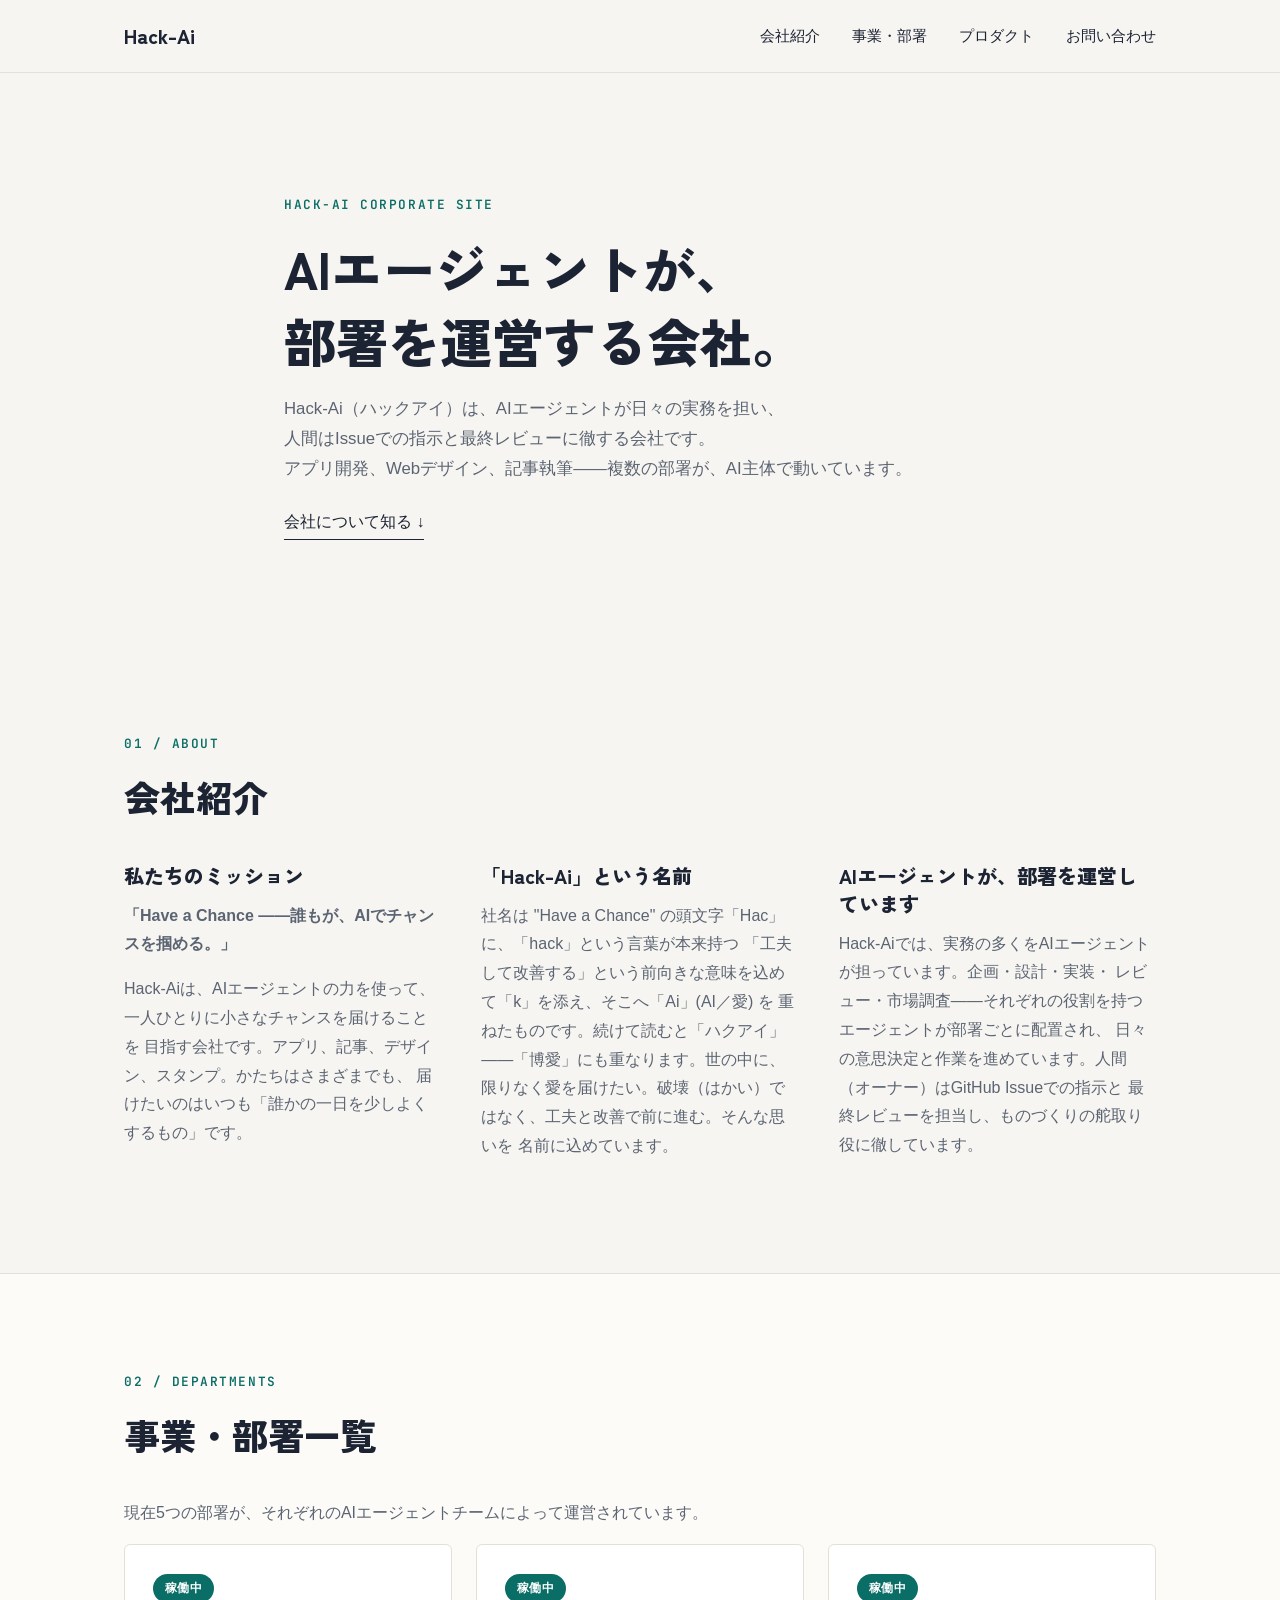
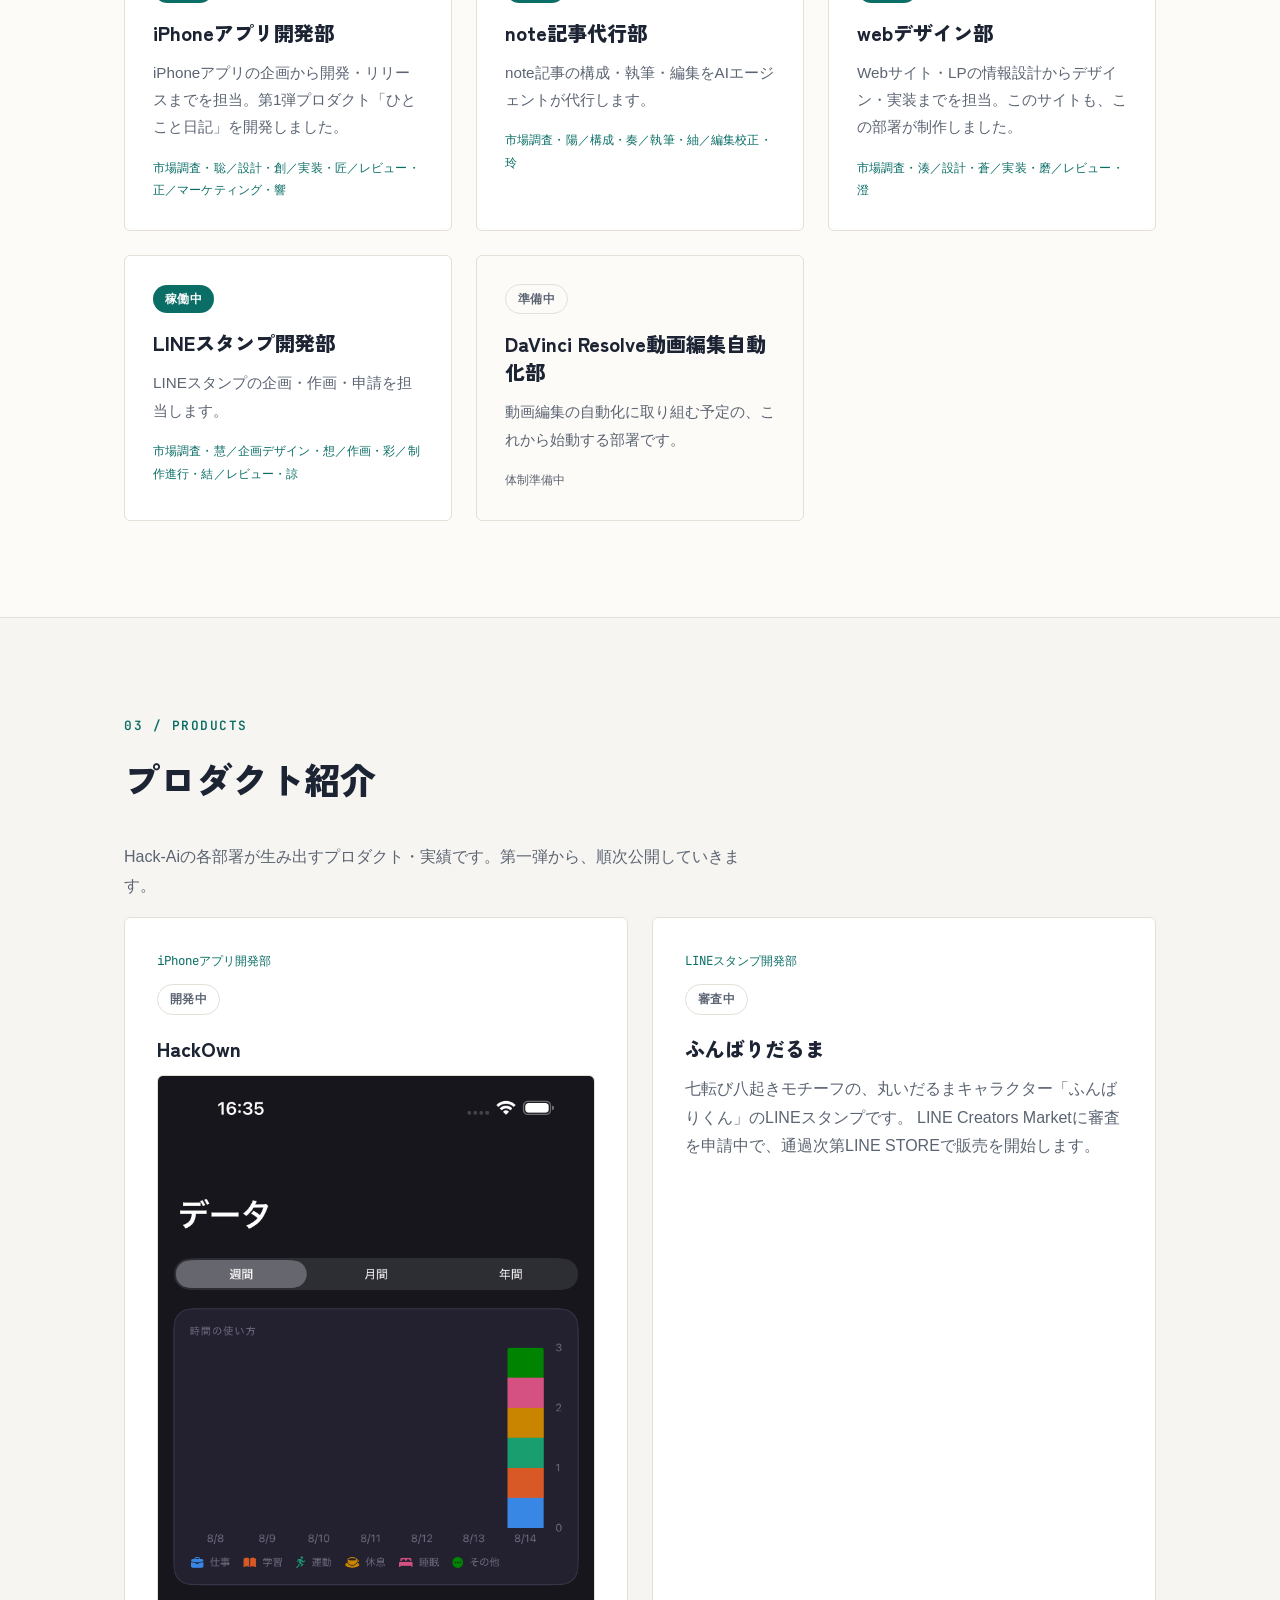
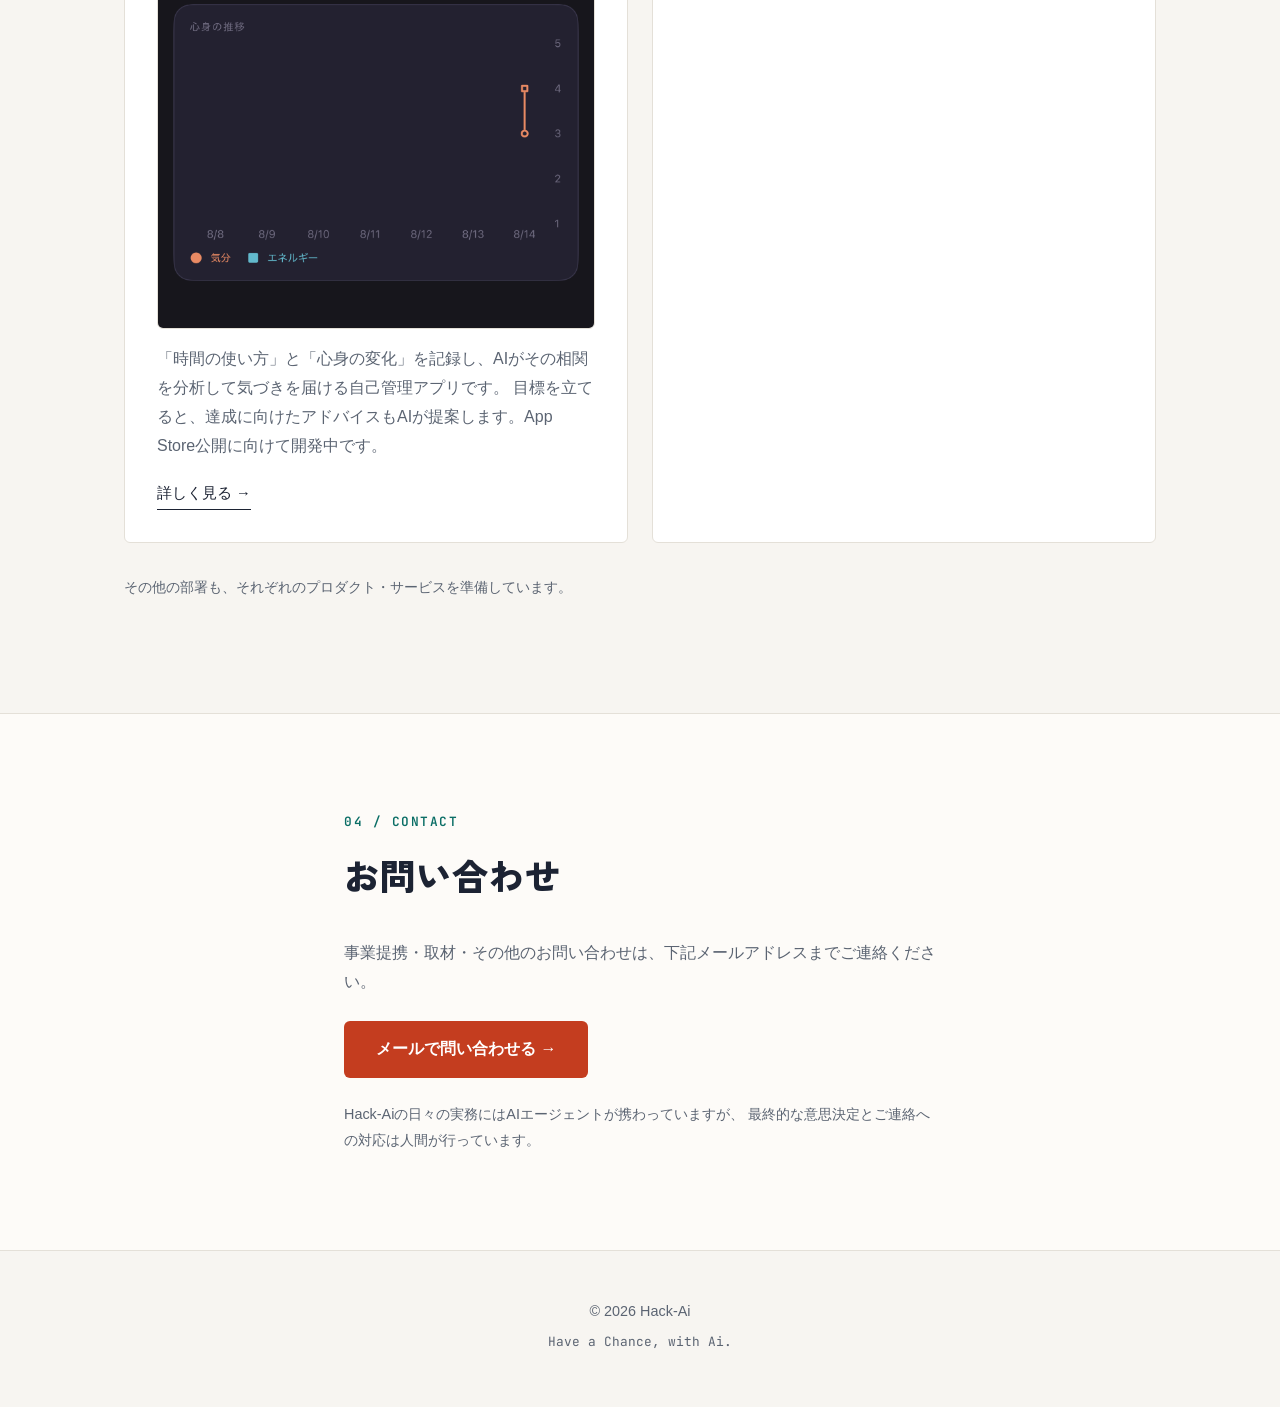
<file: index.html>
<!doctype html>
<html lang="ja">
<head>
<meta charset="UTF-8">
<meta name="viewport" content="width=device-width, initial-scale=1.0">
<title>Hack-Ai（ハックアイ）| AIエージェントが、部署を運営する会社</title>
<meta name="description" content="Hack-Aiは、AIエージェントが日々の実務を担い、人間はIssueでの指示と最終レビューに徹する会社です。アプリ開発、Webデザイン、記事執筆——複数の部署が、AI主体で動いています。">
<link rel="preconnect" href="https://fonts.googleapis.com">
<link rel="preconnect" href="https://fonts.gstatic.com" crossorigin>
<link href="https://fonts.googleapis.com/css2?family=Zen+Kaku+Gothic+New:wght@700;900&amp;family=JetBrains+Mono:wght@500;600&amp;display=swap" rel="stylesheet">
<link rel="stylesheet" href="css/style.css">
</head>
<body>

<input type="checkbox" id="nav-toggle" class="nav-toggle">

<header class="site-header">
  <div class="header-inner">
    <a href="#hero" class="logo">Hack-Ai</a>

    <label for="nav-toggle" class="hamburger" role="button" tabindex="0" aria-label="メニューを開く" aria-expanded="false" aria-controls="global-nav">
      <span></span>
      <span></span>
      <span></span>
    </label>

    <nav class="global-nav" id="global-nav">
      <a href="#about">会社紹介</a>
      <a href="#departments">事業・部署</a>
      <a href="#products">プロダクト</a>
      <a href="#contact">お問い合わせ</a>
    </nav>
  </div>
</header>

<label for="nav-toggle" class="nav-scrim"></label>

<main>

  <!-- ============ HERO ============ -->
  <section id="hero" class="hero">
    <div class="container hero-inner">
      <p class="eyebrow">HACK-AI CORPORATE SITE</p>
      <h1>AIエージェントが、<br>部署を運営する会社。</h1>
      <p class="lead">
        Hack-Ai（ハックアイ）は、AIエージェントが日々の実務を担い、<br class="br-desktop">
        人間はIssueでの指示と最終レビューに徹する会社です。<br class="br-desktop">
        アプリ開発、Webデザイン、記事執筆——複数の部署が、AI主体で動いています。
      </p>
      <a href="#about" class="scroll-cta">会社について知る <span aria-hidden="true">↓</span></a>
    </div>
  </section>

  <!-- ============ ABOUT ============ -->
  <section id="about" class="section">
    <div class="container">
      <p class="eyebrow">01 / ABOUT</p>
      <h2>会社紹介</h2>

      <div class="about-grid">
        <div class="about-block">
          <h3>私たちのミッション</h3>
          <p class="mission-quote">「Have a Chance ——誰もが、AIでチャンスを掴める。」</p>
          <p>
            Hack-Aiは、AIエージェントの力を使って、一人ひとりに小さなチャンスを届けることを
            目指す会社です。アプリ、記事、デザイン、スタンプ。かたちはさまざまでも、
            届けたいのはいつも「誰かの一日を少しよくするもの」です。
          </p>
        </div>

        <div class="about-block">
          <h3>「Hack-Ai」という名前</h3>
          <p>
            社名は "Have a Chance" の頭文字「Hac」に、「hack」という言葉が本来持つ
            「工夫して改善する」という前向きな意味を込めて「k」を添え、そこへ「Ai」(AI／愛) を
            重ねたものです。続けて読むと「ハクアイ」——「博愛」にも重なります。世の中に、
            限りなく愛を届けたい。破壊（はかい）ではなく、工夫と改善で前に進む。そんな思いを
            名前に込めています。
          </p>
        </div>

        <div class="about-block">
          <h3>AIエージェントが、部署を運営しています</h3>
          <p>
            Hack-Aiでは、実務の多くをAIエージェントが担っています。企画・設計・実装・
            レビュー・市場調査——それぞれの役割を持つエージェントが部署ごとに配置され、
            日々の意思決定と作業を進めています。人間（オーナー）はGitHub Issueでの指示と
            最終レビューを担当し、ものづくりの舵取り役に徹しています。
          </p>
        </div>
      </div>
    </div>
  </section>

  <!-- ============ DEPARTMENTS ============ -->
  <section id="departments" class="section section-alt">
    <div class="container">
      <p class="eyebrow">02 / DEPARTMENTS</p>
      <h2>事業・部署一覧</h2>
      <p class="lead-sm">現在5つの部署が、それぞれのAIエージェントチームによって運営されています。</p>

      <div class="card-grid">

        <article class="dept-card">
          <div class="dept-card-head">
            <span class="badge badge-active">稼働中</span>
          </div>
          <h3>iPhoneアプリ開発部</h3>
          <p class="dept-desc">iPhoneアプリの企画から開発・リリースまでを担当。第1弾プロダクト「ひとこと日記」を開発しました。</p>
          <p class="dept-agents">市場調査・聡／設計・創／実装・匠／レビュー・正／マーケティング・響</p>
        </article>

        <article class="dept-card">
          <div class="dept-card-head">
            <span class="badge badge-active">稼働中</span>
          </div>
          <h3>note記事代行部</h3>
          <p class="dept-desc">note記事の構成・執筆・編集をAIエージェントが代行します。</p>
          <p class="dept-agents">市場調査・陽／構成・奏／執筆・紬／編集校正・玲</p>
        </article>

        <article class="dept-card">
          <div class="dept-card-head">
            <span class="badge badge-active">稼働中</span>
          </div>
          <h3>webデザイン部</h3>
          <p class="dept-desc">Webサイト・LPの情報設計からデザイン・実装までを担当。このサイトも、この部署が制作しました。</p>
          <p class="dept-agents">市場調査・湊／設計・蒼／実装・磨／レビュー・澄</p>
        </article>

        <article class="dept-card">
          <div class="dept-card-head">
            <span class="badge badge-active">稼働中</span>
          </div>
          <h3>LINEスタンプ開発部</h3>
          <p class="dept-desc">LINEスタンプの企画・作画・申請を担当します。</p>
          <p class="dept-agents">市場調査・慧／企画デザイン・想／作画・彩／制作進行・結／レビュー・諒</p>
        </article>

        <article class="dept-card dept-card-pending">
          <div class="dept-card-head">
            <span class="badge badge-pending">準備中</span>
          </div>
          <h3>DaVinci Resolve動画編集自動化部</h3>
          <p class="dept-desc">動画編集の自動化に取り組む予定の、これから始動する部署です。</p>
          <p class="dept-agents">体制準備中</p>
        </article>

      </div>
    </div>
  </section>

  <!-- ============ PRODUCTS ============ -->
  <section id="products" class="section">
    <div class="container">
      <p class="eyebrow">03 / PRODUCTS</p>
      <h2>プロダクト紹介</h2>
      <p class="lead-sm">Hack-Aiの各部署が生み出すプロダクト・実績です。第一弾から、順次公開していきます。</p>

      <div class="product-grid">

        <article class="product-card">
          <p class="product-tag">iPhoneアプリ開発部</p>
          <span class="badge badge-pending">開発中</span>
          <h3>HackOwn</h3>
          <img
            src="assets/hackown-data.png"
            alt="HackOwnのデータ画面。週間・月間・年間を切り替えながら、時間の使い方をカテゴリ別に色分けした棒グラフと、気分・エネルギーの推移を確認できる"
            class="product-image"
          >
          <p>
            「時間の使い方」と「心身の変化」を記録し、AIがその相関を分析して気づきを届ける自己管理アプリです。
            目標を立てると、達成に向けたアドバイスもAIが提案します。App Store公開に向けて開発中です。
          </p>
          <a href="products/hackown/" class="product-link">詳しく見る →</a>
        </article>

        <article class="product-card">
          <p class="product-tag">LINEスタンプ開発部</p>
          <span class="badge badge-pending">審査中</span>
          <h3>ふんばりだるま</h3>
          <p>
            七転び八起きモチーフの、丸いだるまキャラクター「ふんばりくん」のLINEスタンプです。
            LINE Creators Marketに審査を申請中で、通過次第LINE STOREで販売を開始します。
          </p>
        </article>

      </div>

      <p class="products-note">その他の部署も、それぞれのプロダクト・サービスを準備しています。</p>
    </div>
  </section>

  <!-- ============ CONTACT ============ -->
  <section id="contact" class="section section-alt">
    <div class="container contact-inner">
      <p class="eyebrow">04 / CONTACT</p>
      <h2>お問い合わせ</h2>
      <p class="lead-sm">事業提携・取材・その他のお問い合わせは、下記メールアドレスまでご連絡ください。</p>

      <a href="mailto:kakunii_23@yahoo.co.jp" class="btn-primary">メールで問い合わせる →</a>

      <p class="contact-note">
        Hack-Aiの日々の実務にはAIエージェントが携わっていますが、
        最終的な意思決定とご連絡への対応は人間が行っています。
      </p>
    </div>
  </section>

</main>

<footer class="site-footer">
  <p>&copy; 2026 Hack-Ai</p>
  <p class="footer-tagline">Have a Chance, with Ai.</p>
</footer>

<script>
  (function () {
    var toggle = document.getElementById('nav-toggle');
    var hamburger = document.querySelector('.hamburger');

    function syncExpanded() {
      var open = toggle.checked;
      hamburger.setAttribute('aria-expanded', open ? 'true' : 'false');
      hamburger.setAttribute('aria-label', open ? 'メニューを閉じる' : 'メニューを開く');
    }

    // チェックボックスの状態が変わるたびに aria-expanded / aria-label を同期
    toggle.addEventListener('change', syncExpanded);

    // ラベルはネイティブではEnter/Spaceキーで操作できないため、
    // キーボードのみの利用者向けに明示的にハンドリングする
    hamburger.addEventListener('keydown', function (e) {
      if (e.key === 'Enter' || e.key === ' ' || e.key === 'Spacebar') {
        e.preventDefault();
        toggle.checked = !toggle.checked;
        syncExpanded();
      }
    });

    // モバイルメニュー内のリンクをタップ/選択したら自動で閉じる
    document.querySelectorAll('.global-nav a').forEach(function (link) {
      link.addEventListener('click', function () {
        toggle.checked = false;
        syncExpanded();
      });
    });
  })();
</script>
</body>
</html>
</file>
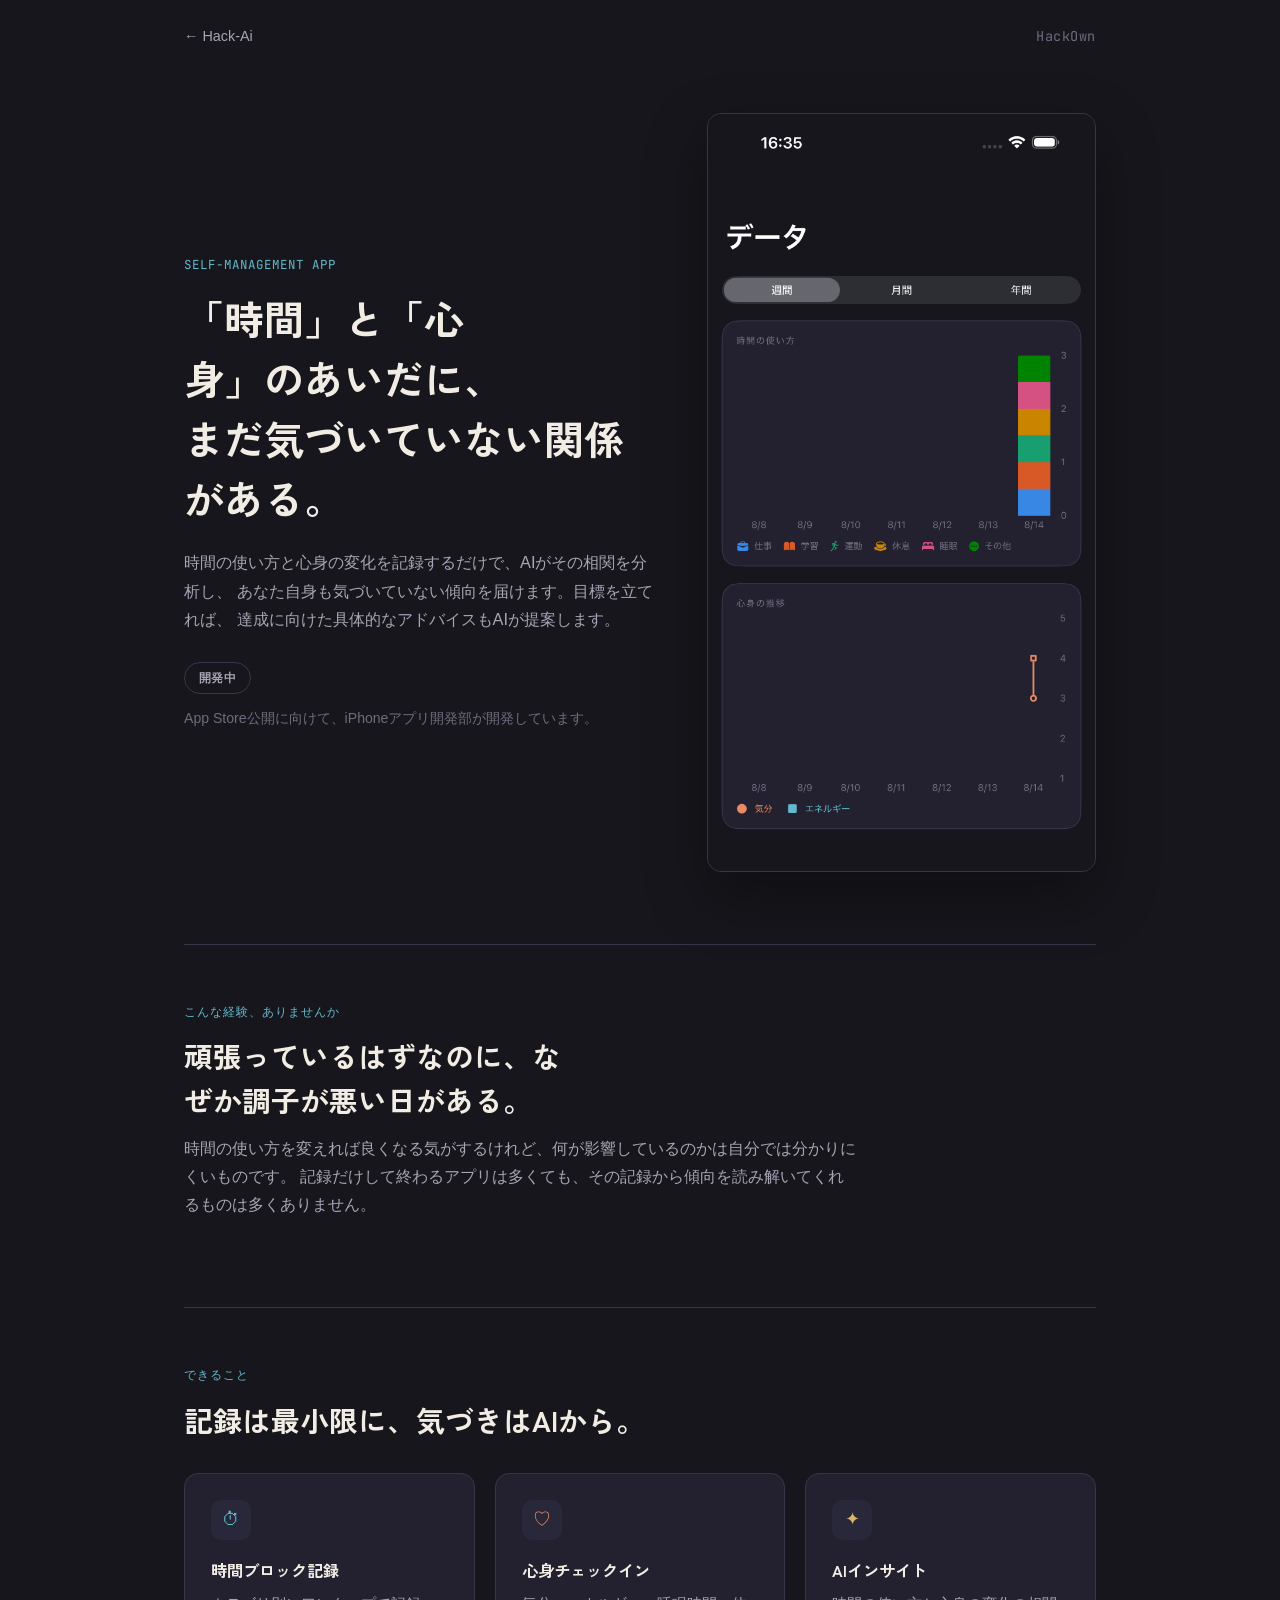
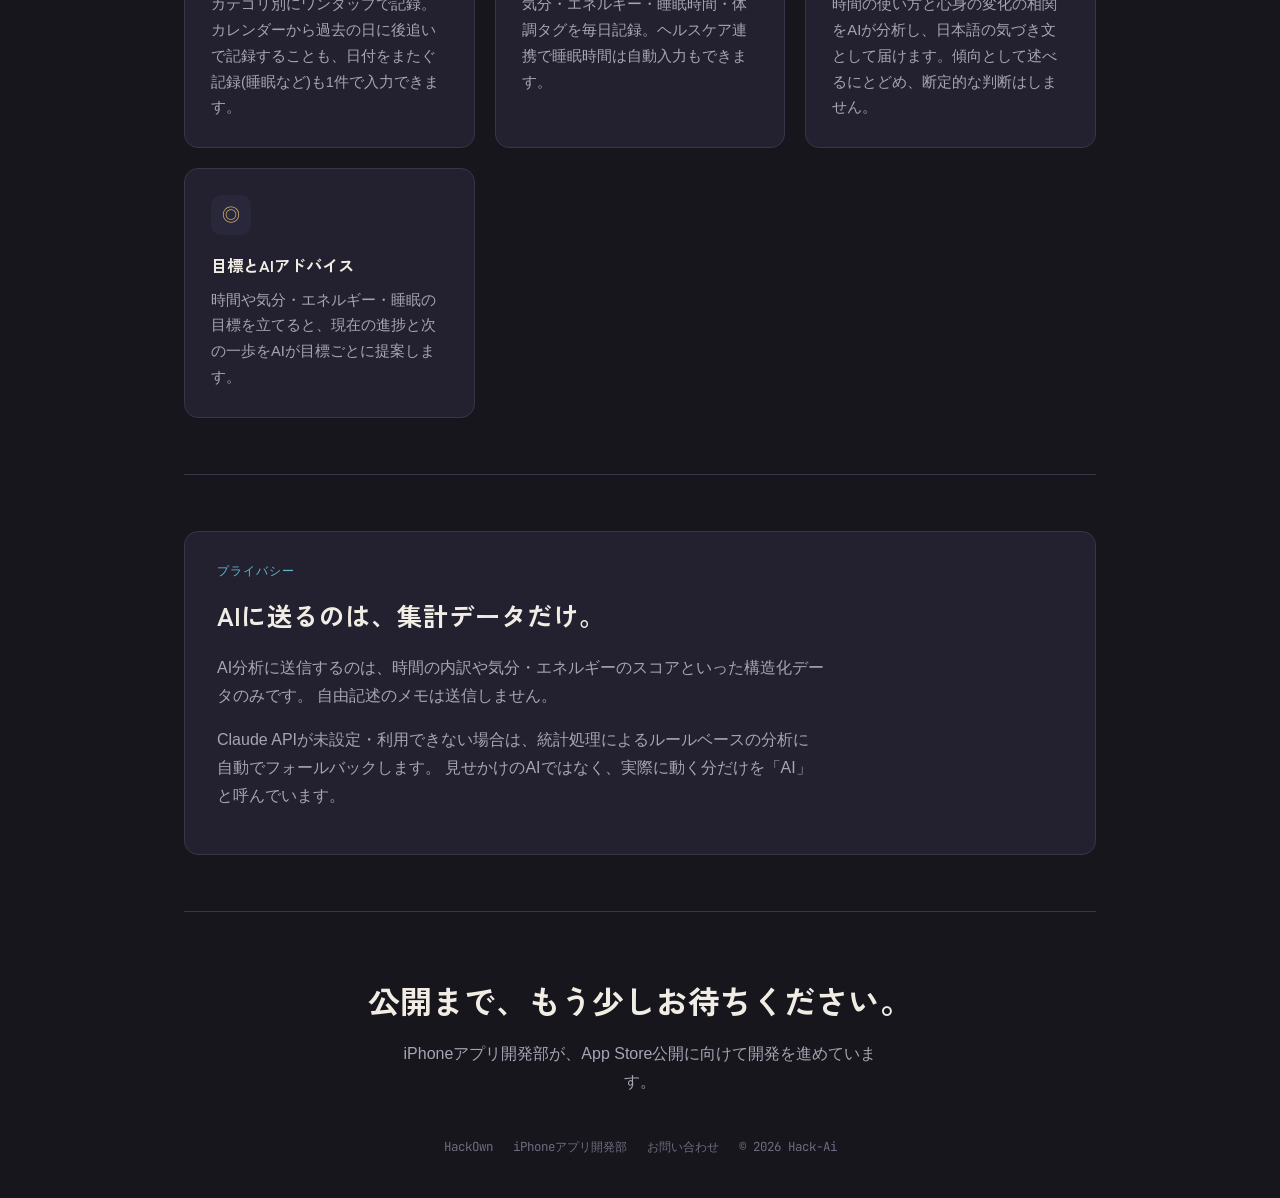
<file: products/hackown/index.html>
<!doctype html>
<html lang="ja">
<head>
<meta charset="UTF-8">
<meta name="viewport" content="width=device-width, initial-scale=1.0">
<title>HackOwn — 時間と心身の変化を、AIが結びつける自己管理アプリ</title>
<meta name="description" content="「時間の使い方」と「心身の変化」を記録するだけで、AIがその相関を分析し気づきを届ける自己管理アプリ「HackOwn」。目標を立てれば、達成に向けたアドバイスもAIが提案します。">
<link rel="preconnect" href="https://fonts.googleapis.com">
<link rel="preconnect" href="https://fonts.gstatic.com" crossorigin>
<link href="https://fonts.googleapis.com/css2?family=Zen+Kaku+Gothic+New:wght@700;900&family=JetBrains+Mono:wght@500;600&display=swap" rel="stylesheet">
<style>
  :root {
    --bg: #17161C;
    --surface: #232130;
    --surface-alt: #29273A;
    --hairline: #38354A;
    --ink: #F1EDE4;
    --ink-dim: #A8A3B5;
    --ink-faint: #6F6B80;
    --time: #62B9CC;
    --time-dim: #3D5F6B;
    --vital: #E98A63;
    --insight: #D7B56E;
    --font-heading: "Zen Kaku Gothic New", -apple-system, "Hiragino Sans", "Yu Gothic", sans-serif;
    --font-body: -apple-system, BlinkMacSystemFont, "Hiragino Sans", "Yu Gothic", "Helvetica Neue", Arial, sans-serif;
    --font-mono: "JetBrains Mono", ui-monospace, SFMono-Regular, Menlo, monospace;
    --radius: 14px;
  }

  * { box-sizing: border-box; }

  body {
    margin: 0;
    background: var(--bg);
    color: var(--ink);
    font-family: var(--font-body);
    line-height: 1.75;
  }

  h1, h2, h3 { font-family: var(--font-heading); font-weight: 700; margin: 0; }

  a { color: var(--time); }

  .wrap { max-width: 960px; margin: 0 auto; padding: 0 24px; }

  .nav {
    display: flex;
    justify-content: space-between;
    align-items: center;
    padding: 24px 0;
  }

  .back-link { color: var(--ink-dim); text-decoration: none; font-size: 0.9rem; }
  .back-link:hover { color: var(--time); }

  .brand {
    font-family: var(--font-mono);
    font-size: 0.85rem;
    letter-spacing: 0.04em;
    color: var(--ink-faint);
  }

  .eyebrow {
    font-family: var(--font-mono);
    font-size: 0.78rem;
    letter-spacing: 0.08em;
    color: var(--time);
    margin-bottom: 12px;
  }

  .hero {
    padding: 40px 0 72px;
    display: grid;
    grid-template-columns: 1.1fr 0.9fr;
    gap: 48px;
    align-items: center;
  }

  .hero h1 {
    font-size: clamp(1.7rem, 3.4vw, 2.5rem);
    line-height: 1.5;
    text-wrap: balance;
  }

  .hero-sub {
    color: var(--ink-dim);
    font-size: 1.02rem;
    margin: 20px 0 28px;
    max-width: 34em;
  }

  .status-row { display: flex; align-items: center; gap: 12px; flex-wrap: wrap; }

  .badge {
    display: inline-block;
    font-family: var(--font-mono);
    font-size: 0.72rem;
    font-weight: 600;
    letter-spacing: 0.04em;
    padding: 5px 14px;
    border-radius: 999px;
    border: 1px solid var(--hairline);
    color: var(--ink-dim);
  }

  .status-note { color: var(--ink-faint); font-size: 0.88rem; }

  .hero-shot {
    border-radius: var(--radius);
    overflow: hidden;
    border: 1px solid var(--hairline);
    background: var(--surface);
    box-shadow: 0 24px 60px rgba(0, 0, 0, 0.35);
  }

  .hero-shot img { display: block; width: 100%; height: auto; }

  section { padding: 56px 0; border-top: 1px solid var(--hairline); }

  .section-head { max-width: 42em; margin-bottom: 32px; }

  .section-head h2 {
    font-size: clamp(1.35rem, 2.4vw, 1.8rem);
    line-height: 1.5;
    text-wrap: balance;
    margin-top: 6px;
  }

  .section-head p { color: var(--ink-dim); margin-top: 14px; }

  .feature-grid {
    display: grid;
    grid-template-columns: repeat(auto-fit, minmax(min(260px, 100%), 1fr));
    gap: 20px;
  }

  .feature {
    background: var(--surface);
    border: 1px solid var(--hairline);
    border-radius: var(--radius);
    padding: 26px;
  }

  .feature .glyph {
    width: 40px;
    height: 40px;
    border-radius: 10px;
    background: var(--surface-alt);
    display: flex;
    align-items: center;
    justify-content: center;
    font-size: 1.1rem;
    margin-bottom: 16px;
  }

  .feature h3 { font-size: 1.02rem; margin-bottom: 8px; }
  .feature p { color: var(--ink-dim); font-size: 0.92rem; margin: 0; }

  .glyph-time { color: var(--time); }
  .glyph-vital { color: var(--vital); }
  .glyph-insight { color: var(--insight); }

  .privacy-card {
    background: var(--surface);
    border: 1px solid var(--hairline);
    border-radius: var(--radius);
    padding: 28px 32px;
  }

  .privacy-card h2 { font-size: clamp(1.3rem, 2.2vw, 1.6rem); margin-bottom: 14px; }
  .privacy-card p { color: var(--ink-dim); max-width: 38em; }
  .privacy-card p + p { margin-top: 10px; }

  .footer-cta { text-align: center; padding: 64px 0 40px; }

  .footer-cta h2 {
    font-size: clamp(1.4rem, 2.6vw, 2rem);
    line-height: 1.5;
    text-wrap: balance;
  }

  .footer-cta p { color: var(--ink-dim); margin: 16px auto 0; max-width: 30em; }

  .footer-meta {
    margin-top: 40px;
    display: flex;
    gap: 20px;
    justify-content: center;
    flex-wrap: wrap;
    font-family: var(--font-mono);
    font-size: 0.78rem;
    color: var(--ink-faint);
  }

  .footer-meta a { color: var(--ink-faint); text-decoration: none; }
  .footer-meta a:hover { color: var(--time); }

  @media (max-width: 760px) {
    .hero { grid-template-columns: 1fr; padding-top: 8px; }
  }
</style>
</head>
<body>

<div class="wrap">
  <nav class="nav">
    <a href="../../" class="back-link">&larr; Hack-Ai</a>
    <div class="brand">HackOwn</div>
  </nav>

  <header class="hero">
    <div>
      <div class="eyebrow">SELF-MANAGEMENT APP</div>
      <h1>「時間」と「心身」のあいだに、<br>まだ気づいていない関係がある。</h1>
      <p class="hero-sub">
        時間の使い方と心身の変化を記録するだけで、AIがその相関を分析し、
        あなた自身も気づいていない傾向を届けます。目標を立てれば、
        達成に向けた具体的なアドバイスもAIが提案します。
      </p>
      <div class="status-row">
        <span class="badge">開発中</span>
        <span class="status-note">App Store公開に向けて、iPhoneアプリ開発部が開発しています。</span>
      </div>
    </div>

    <div class="hero-shot">
      <img src="../../assets/hackown-data.png" alt="HackOwnのデータ画面。週間・月間・年間を切り替えながら、時間の使い方をカテゴリ別に色分けした棒グラフと、気分・エネルギーの推移を確認できる">
    </div>
  </header>

  <section>
    <div class="section-head">
      <div class="eyebrow">こんな経験、ありませんか</div>
      <h2>頑張っているはずなのに、なぜか調子が悪い日がある。</h2>
      <p>
        時間の使い方を変えれば良くなる気がするけれど、何が影響しているのかは自分では分かりにくいものです。
        記録だけして終わるアプリは多くても、その記録から傾向を読み解いてくれるものは多くありません。
      </p>
    </div>
  </section>

  <section>
    <div class="section-head">
      <div class="eyebrow">できること</div>
      <h2>記録は最小限に、気づきはAIから。</h2>
    </div>
    <div class="feature-grid">
      <div class="feature">
        <div class="glyph glyph-time">⏱</div>
        <h3>時間ブロック記録</h3>
        <p>カテゴリ別にワンタップで記録。カレンダーから過去の日に後追いで記録することも、日付をまたぐ記録(睡眠など)も1件で入力できます。</p>
      </div>
      <div class="feature">
        <div class="glyph glyph-vital">♡</div>
        <h3>心身チェックイン</h3>
        <p>気分・エネルギー・睡眠時間・体調タグを毎日記録。ヘルスケア連携で睡眠時間は自動入力もできます。</p>
      </div>
      <div class="feature">
        <div class="glyph glyph-insight">✦</div>
        <h3>AIインサイト</h3>
        <p>時間の使い方と心身の変化の相関をAIが分析し、日本語の気づき文として届けます。傾向として述べるにとどめ、断定的な判断はしません。</p>
      </div>
      <div class="feature">
        <div class="glyph glyph-insight">◎</div>
        <h3>目標とAIアドバイス</h3>
        <p>時間や気分・エネルギー・睡眠の目標を立てると、現在の進捗と次の一歩をAIが目標ごとに提案します。</p>
      </div>
    </div>
  </section>

  <section>
    <div class="privacy-card">
      <div class="eyebrow">プライバシー</div>
      <h2>AIに送るのは、集計データだけ。</h2>
      <p>
        AI分析に送信するのは、時間の内訳や気分・エネルギーのスコアといった構造化データのみです。
        自由記述のメモは送信しません。
      </p>
      <p>
        Claude APIが未設定・利用できない場合は、統計処理によるルールベースの分析に自動でフォールバックします。
        見せかけのAIではなく、実際に動く分だけを「AI」と呼んでいます。
      </p>
    </div>
  </section>

  <section class="footer-cta">
    <h2>公開まで、もう少しお待ちください。</h2>
    <p>iPhoneアプリ開発部が、App Store公開に向けて開発を進めています。</p>
    <div class="footer-meta">
      <span>HackOwn</span>
      <span>iPhoneアプリ開発部</span>
      <span><a href="../../#contact">お問い合わせ</a></span>
      <span><a href="../../">&copy; 2026 Hack-Ai</a></span>
    </div>
  </section>
</div>

</body>
</html>
</file>
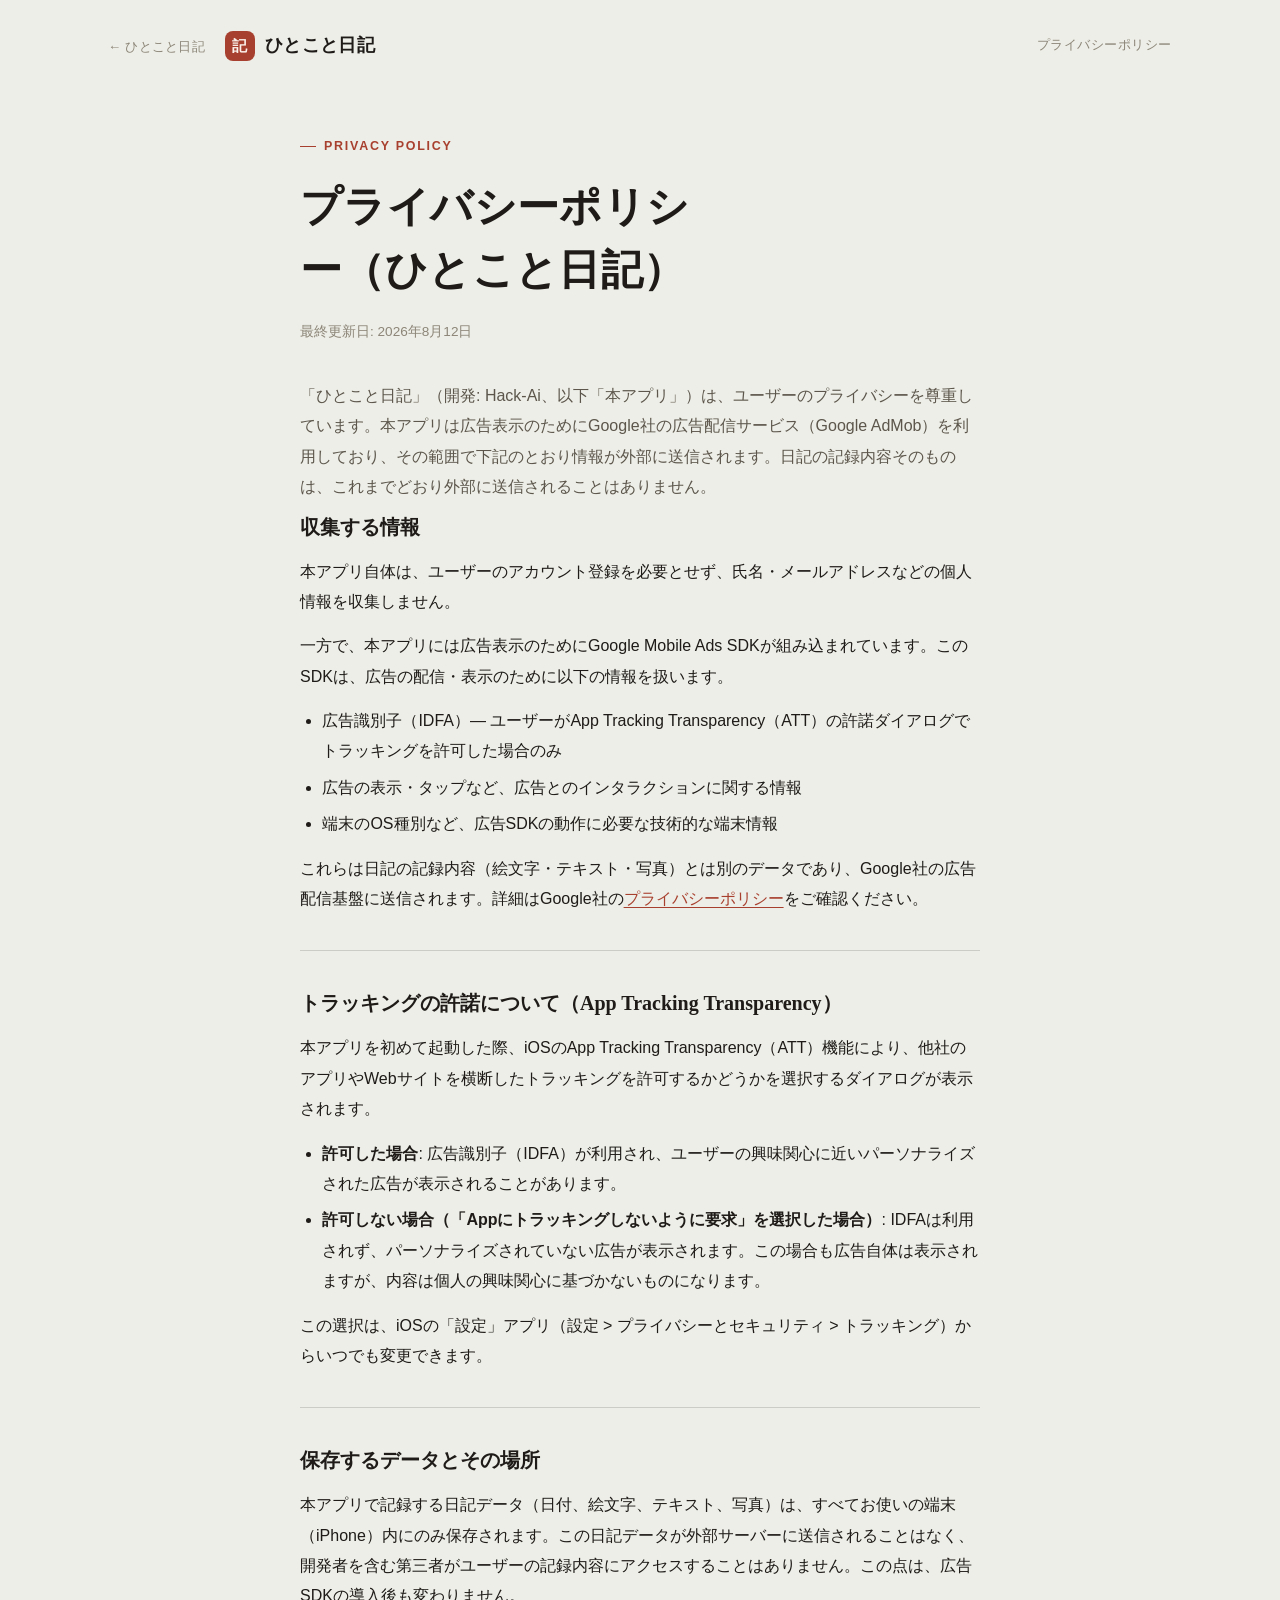
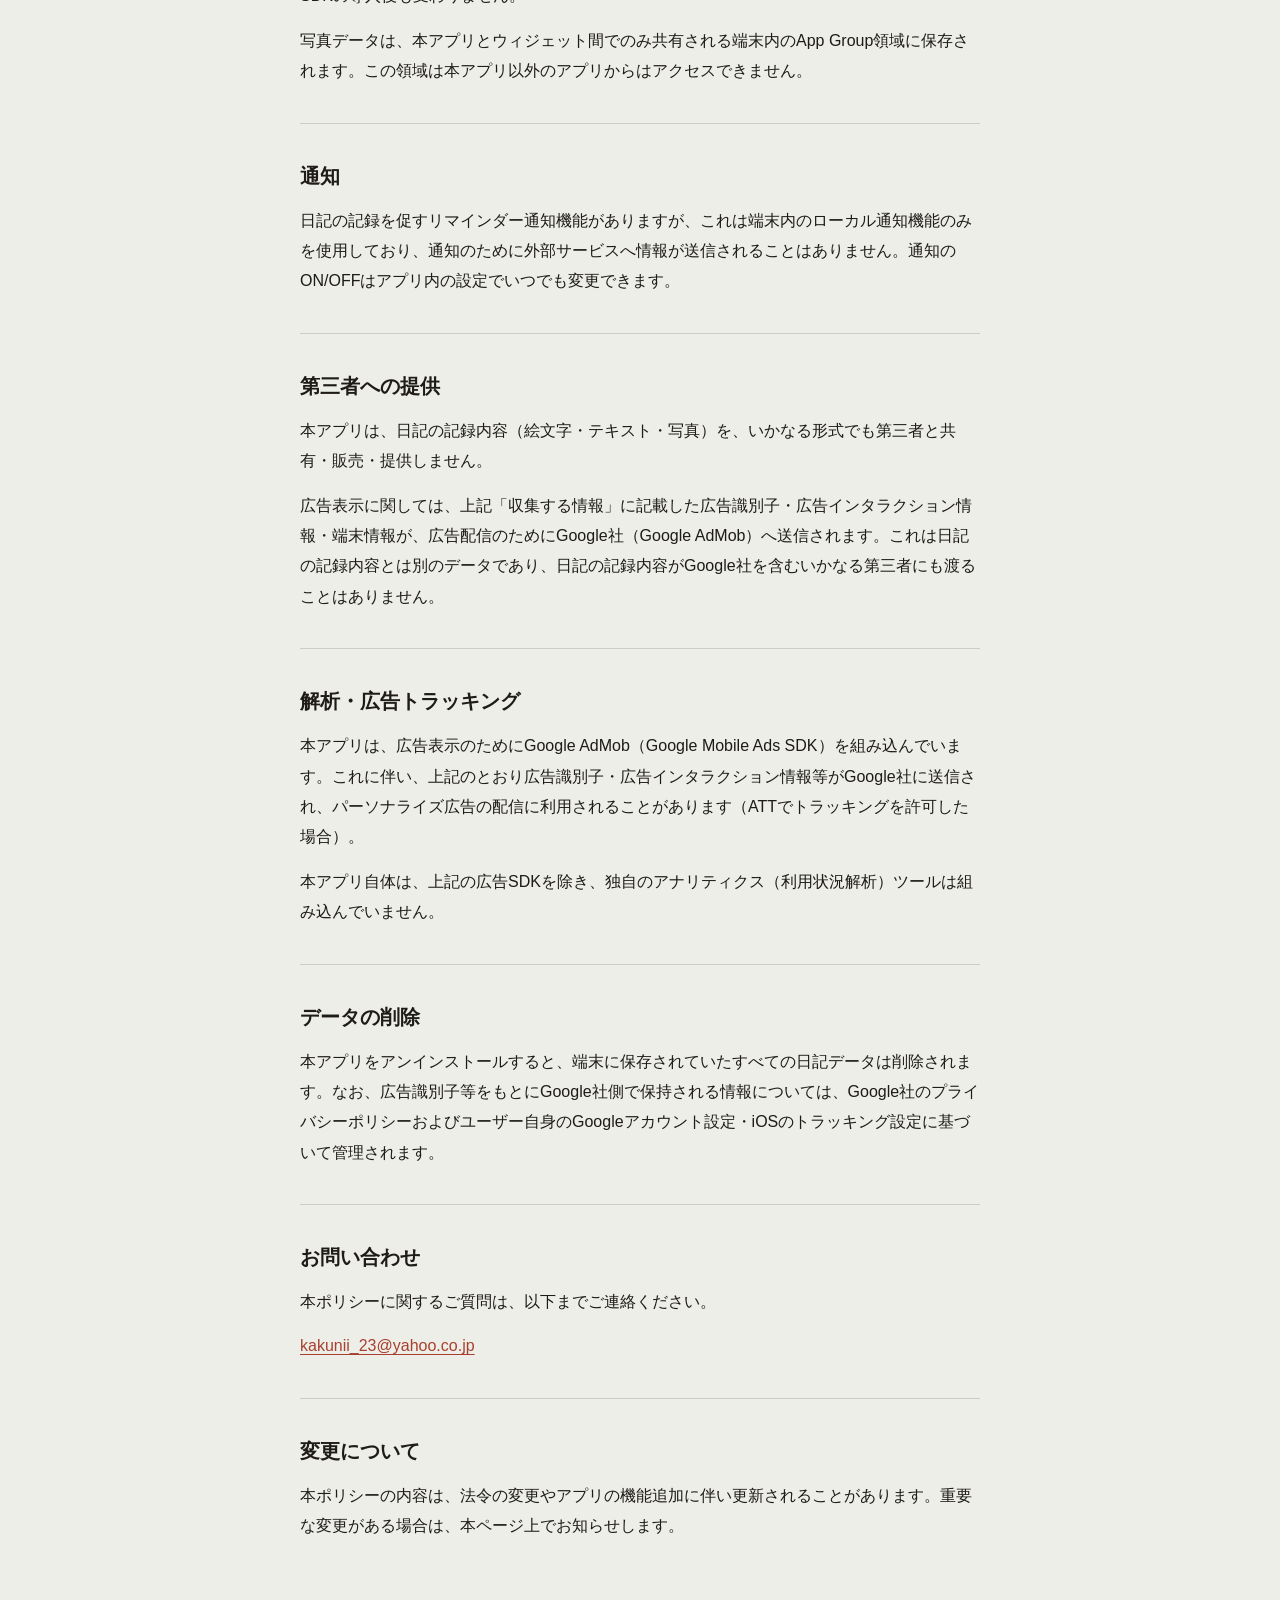
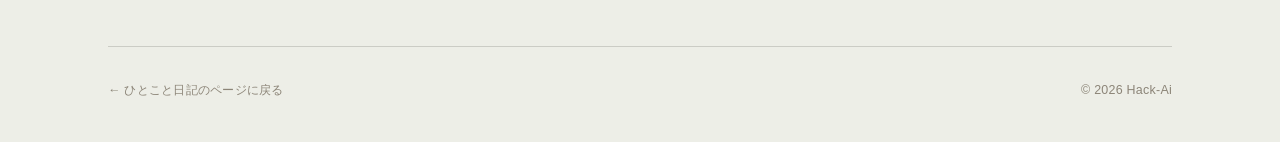
<file: products/hitokoto-nikki/privacy/index.html>
<!doctype html>
<html lang="ja">
<head>
<meta charset="UTF-8">
<meta name="viewport" content="width=device-width, initial-scale=1.0">
<title>プライバシーポリシー（ひとこと日記）</title>
<meta name="description" content="「ひとこと日記」のプライバシーポリシー。日記の記録内容は個人情報を伴わず端末内にのみ保存されます。広告表示のためGoogle AdMobを利用しています。">
<style>
  :root {
    --bg: #EDEEE7;
    --surface: #F7F6F1;
    --surface-2: #FFFFFF;
    --ink: #1E1B18;
    --ink-soft: #5C564C;
    --ink-faint: #8C8578;
    --accent: #A8402F;
    --accent-strong: #8F3526;
    --accent-ink: #FBF3EC;
    --hairline: rgba(30, 27, 24, 0.16);

    --font-display: 'Hiragino Mincho ProN', 'YuMincho', serif;
    --font-body: -apple-system, BlinkMacSystemFont, 'Hiragino Sans', 'Yu Gothic', 'Helvetica Neue', Arial, sans-serif;
  }

  @media (prefers-color-scheme: dark) {
    :root:not([data-theme="light"]) {
      --bg: #16130F;
      --surface: #201B16;
      --surface-2: #2A2119;
      --ink: #F1EAE0;
      --ink-soft: #C2B6A6;
      --ink-faint: #7D7364;
      --accent: #E0684F;
      --accent-strong: #EE8064;
      --accent-ink: #1B0F0A;
      --hairline: rgba(241, 234, 224, 0.16);
    }
  }

  :root[data-theme="dark"] {
    --bg: #16130F;
    --surface: #201B16;
    --surface-2: #2A2119;
    --ink: #F1EAE0;
    --ink-soft: #C2B6A6;
    --ink-faint: #7D7364;
    --accent: #E0684F;
    --accent-strong: #EE8064;
    --accent-ink: #1B0F0A;
    --hairline: rgba(241, 234, 224, 0.16);
  }

  * { box-sizing: border-box; }

  body {
    margin: 0;
    background: var(--bg);
    color: var(--ink);
    font-family: var(--font-body);
    font-weight: 400;
    line-height: 1.9;
    -webkit-font-smoothing: antialiased;
  }

  a { color: inherit; }

  .wrap {
    max-width: 1120px;
    margin: 0 auto;
    padding: 0 28px;
  }

  /* ---------- Nav ---------- */
  .nav {
    display: flex;
    flex-wrap: wrap;
    align-items: center;
    justify-content: space-between;
    row-gap: 10px;
    padding: 28px 0 0;
  }
  .brand {
    display: flex;
    align-items: baseline;
    gap: 10px;
    font-family: var(--font-display);
    font-weight: 600;
    font-size: 1.15rem;
    letter-spacing: 0.02em;
  }
  .brand-mark {
    width: 30px;
    height: 30px;
    border-radius: 8px;
    background: var(--accent);
    color: var(--accent-ink);
    display: inline-flex;
    align-items: center;
    justify-content: center;
    font-family: var(--font-body);
    font-weight: 700;
    font-size: 0.95rem;
    flex-shrink: 0;
  }
  .nav-note {
    font-size: 0.82rem;
    color: var(--ink-faint);
    letter-spacing: 0.04em;
  }
  .nav-left {
    display: flex;
    flex-wrap: wrap;
    align-items: baseline;
    gap: 8px 20px;
    min-width: 0;
  }
  .back-link {
    font-size: 0.82rem;
    color: var(--ink-faint);
    text-decoration: none;
    letter-spacing: 0.02em;
  }
  .back-link:hover {
    color: var(--accent);
  }

  /* ---------- Document ---------- */
  .doc {
    max-width: 680px;
    margin: 0 auto;
    padding: 64px 0 96px;
  }
  .eyebrow {
    display: inline-flex;
    align-items: center;
    gap: 8px;
    font-size: 0.78rem;
    font-weight: 700;
    letter-spacing: 0.14em;
    color: var(--accent);
    margin-bottom: 18px;
  }
  .eyebrow::before {
    content: "";
    width: 16px;
    height: 1px;
    background: var(--accent);
  }
  .doc h1 {
    font-family: var(--font-display);
    font-weight: 600;
    font-size: clamp(1.9rem, 3.6vw, 2.6rem);
    line-height: 1.5;
    letter-spacing: 0.01em;
    text-wrap: balance;
    margin: 0 0 18px;
  }
  .doc .updated {
    font-size: 0.85rem;
    color: var(--ink-faint);
    margin: 0 0 36px;
  }
  .doc .lead {
    color: var(--ink-soft);
    margin: 0 0 8px 0;
  }
  .doc section {
    padding: 36px 0 0;
    border-top: 1px solid var(--hairline);
    margin-top: 36px;
  }
  .doc section:first-of-type {
    padding-top: 0;
    border-top: none;
    margin-top: 0;
  }
  .doc h2 {
    font-family: var(--font-display);
    font-weight: 600;
    font-size: 1.25rem;
    line-height: 1.6;
    margin: 0 0 14px;
  }
  .doc p {
    margin: 0 0 14px;
  }
  .doc p:last-child {
    margin-bottom: 0;
  }
  .doc ul {
    margin: 0 0 14px;
    padding-left: 1.4em;
  }
  .doc ul:last-child {
    margin-bottom: 0;
  }
  .doc li {
    margin: 0 0 6px;
  }
  .doc li:last-child {
    margin-bottom: 0;
  }
  .doc a {
    color: var(--accent);
    text-decoration: underline;
    text-underline-offset: 3px;
  }
  .doc a:hover {
    color: var(--accent-strong);
  }

  /* ---------- Footer ---------- */
  .footer-meta {
    display: flex;
    flex-wrap: wrap;
    justify-content: space-between;
    gap: 12px;
    padding: 32px 0 40px;
    margin-top: 8px;
    border-top: 1px solid var(--hairline);
    font-size: 0.78rem;
    color: var(--ink-faint);
    letter-spacing: 0.02em;
  }
  .footer-meta a {
    color: inherit;
    text-decoration: none;
  }
  .footer-meta a:hover {
    color: var(--accent);
  }
</style>
</head>
<body>

<div class="wrap">
  <nav class="nav">
    <div class="nav-left">
      <a href="../" class="back-link">&larr; ひとこと日記</a>
      <div class="brand">
        <span class="brand-mark">記</span>
        ひとこと日記
      </div>
    </div>
    <div class="nav-note">プライバシーポリシー</div>
  </nav>

  <main class="doc">
    <div class="eyebrow">PRIVACY POLICY</div>
    <h1>プライバシーポリシー（ひとこと日記）</h1>
    <p class="updated">最終更新日: 2026年8月12日</p>

    <p class="lead">「ひとこと日記」（開発: Hack-Ai、以下「本アプリ」）は、ユーザーのプライバシーを尊重しています。本アプリは広告表示のためにGoogle社の広告配信サービス（Google AdMob）を利用しており、その範囲で下記のとおり情報が外部に送信されます。日記の記録内容そのものは、これまでどおり外部に送信されることはありません。</p>

    <section>
      <h2>収集する情報</h2>
      <p>本アプリ自体は、ユーザーのアカウント登録を必要とせず、氏名・メールアドレスなどの個人情報を収集しません。</p>
      <p>一方で、本アプリには広告表示のためにGoogle Mobile Ads SDKが組み込まれています。このSDKは、広告の配信・表示のために以下の情報を扱います。</p>
      <ul>
        <li>広告識別子（IDFA）— ユーザーがApp Tracking Transparency（ATT）の許諾ダイアログでトラッキングを許可した場合のみ</li>
        <li>広告の表示・タップなど、広告とのインタラクションに関する情報</li>
        <li>端末のOS種別など、広告SDKの動作に必要な技術的な端末情報</li>
      </ul>
      <p>これらは日記の記録内容（絵文字・テキスト・写真）とは別のデータであり、Google社の広告配信基盤に送信されます。詳細はGoogle社の<a href="https://policies.google.com/privacy" target="_blank" rel="noopener">プライバシーポリシー</a>をご確認ください。</p>
    </section>

    <section>
      <h2>トラッキングの許諾について（App Tracking Transparency）</h2>
      <p>本アプリを初めて起動した際、iOSのApp Tracking Transparency（ATT）機能により、他社のアプリやWebサイトを横断したトラッキングを許可するかどうかを選択するダイアログが表示されます。</p>
      <ul>
        <li><strong>許可した場合</strong>: 広告識別子（IDFA）が利用され、ユーザーの興味関心に近いパーソナライズされた広告が表示されることがあります。</li>
        <li><strong>許可しない場合（「Appにトラッキングしないように要求」を選択した場合）</strong>: IDFAは利用されず、パーソナライズされていない広告が表示されます。この場合も広告自体は表示されますが、内容は個人の興味関心に基づかないものになります。</li>
      </ul>
      <p>この選択は、iOSの「設定」アプリ（設定 &gt; プライバシーとセキュリティ &gt; トラッキング）からいつでも変更できます。</p>
    </section>

    <section>
      <h2>保存するデータとその場所</h2>
      <p>本アプリで記録する日記データ（日付、絵文字、テキスト、写真）は、すべてお使いの端末（iPhone）内にのみ保存されます。この日記データが外部サーバーに送信されることはなく、開発者を含む第三者がユーザーの記録内容にアクセスすることはありません。この点は、広告SDKの導入後も変わりません。</p>
      <p>写真データは、本アプリとウィジェット間でのみ共有される端末内のApp Group領域に保存されます。この領域は本アプリ以外のアプリからはアクセスできません。</p>
    </section>

    <section>
      <h2>通知</h2>
      <p>日記の記録を促すリマインダー通知機能がありますが、これは端末内のローカル通知機能のみを使用しており、通知のために外部サービスへ情報が送信されることはありません。通知のON/OFFはアプリ内の設定でいつでも変更できます。</p>
    </section>

    <section>
      <h2>第三者への提供</h2>
      <p>本アプリは、日記の記録内容（絵文字・テキスト・写真）を、いかなる形式でも第三者と共有・販売・提供しません。</p>
      <p>広告表示に関しては、上記「収集する情報」に記載した広告識別子・広告インタラクション情報・端末情報が、広告配信のためにGoogle社（Google AdMob）へ送信されます。これは日記の記録内容とは別のデータであり、日記の記録内容がGoogle社を含むいかなる第三者にも渡ることはありません。</p>
    </section>

    <section>
      <h2>解析・広告トラッキング</h2>
      <p>本アプリは、広告表示のためにGoogle AdMob（Google Mobile Ads SDK）を組み込んでいます。これに伴い、上記のとおり広告識別子・広告インタラクション情報等がGoogle社に送信され、パーソナライズ広告の配信に利用されることがあります（ATTでトラッキングを許可した場合）。</p>
      <p>本アプリ自体は、上記の広告SDKを除き、独自のアナリティクス（利用状況解析）ツールは組み込んでいません。</p>
    </section>

    <section>
      <h2>データの削除</h2>
      <p>本アプリをアンインストールすると、端末に保存されていたすべての日記データは削除されます。なお、広告識別子等をもとにGoogle社側で保持される情報については、Google社のプライバシーポリシーおよびユーザー自身のGoogleアカウント設定・iOSのトラッキング設定に基づいて管理されます。</p>
    </section>

    <section>
      <h2>お問い合わせ</h2>
      <p>本ポリシーに関するご質問は、以下までご連絡ください。</p>
      <p><a href="mailto:kakunii_23@yahoo.co.jp">kakunii_23@yahoo.co.jp</a></p>
    </section>

    <section>
      <h2>変更について</h2>
      <p>本ポリシーの内容は、法令の変更やアプリの機能追加に伴い更新されることがあります。重要な変更がある場合は、本ページ上でお知らせします。</p>
    </section>
  </main>

  <div class="footer-meta">
    <span><a href="../">&larr; ひとこと日記のページに戻る</a></span>
    <span><a href="../../../">&copy; 2026 Hack-Ai</a></span>
  </div>
</div>

</body>
</html>
</file>
<file: css/style.css>
/* ==========================================================
   Hack-Ai Corporate Site
   コンセプト: エンジニアリングの精度 × 人の温度
   ========================================================== */

:root {
  /* ベース */
  --color-bg: #F7F5F1;
  --color-ink: #1C2333;
  --color-muted: #5B6472;
  --color-border: #E4E0D8;
  --color-card: #FFFFFF;
  --color-card-alt: #FDFBF8;

  /* アクセント: Ai = AI（システム・技術・精度） */
  --color-teal: #14A19A;
  --color-teal-text: #0B6E66;
  --color-teal-deep: #094F48;

  /* アクセント: Ai = 愛（人・温度・行動喚起） */
  --color-vermilion: #E4572E;
  --color-vermilion-text: #C43D1F;
  --color-vermilion-deep: #A3341A;

  --font-heading: "Zen Kaku Gothic New", -apple-system, "Hiragino Sans", "Yu Gothic", sans-serif;
  --font-body: -apple-system, BlinkMacSystemFont, "Hiragino Sans", "Yu Gothic", "Helvetica Neue", Arial, sans-serif;
  --font-mono: "JetBrains Mono", ui-monospace, SFMono-Regular, Menlo, monospace;

  --section-padding: 96px;
  --radius: 6px;
}

* {
  box-sizing: border-box;
}

html {
  scroll-behavior: smooth;
  scroll-padding-top: 84px;
}

body {
  margin: 0;
  background: var(--color-bg);
  color: var(--color-ink);
  font-family: var(--font-body);
  line-height: 1.8;
  -webkit-font-smoothing: antialiased;
}

img {
  max-width: 100%;
  display: block;
}

.container {
  max-width: 1080px;
  margin: 0 auto;
  padding: 0 24px;
}

h1, h2, h3 {
  font-family: var(--font-heading);
  font-weight: 900;
  line-height: 1.4;
  margin: 0 0 16px;
}

h2 {
  font-size: clamp(1.75rem, 1.5rem + 1vw, 2.25rem);
  margin-bottom: 40px;
}

h3 {
  font-size: 1.25rem;
  margin-bottom: 12px;
}

p {
  margin: 0 0 16px;
}

a {
  color: var(--color-teal-text);
}

.eyebrow {
  font-family: var(--font-mono);
  font-size: 0.8rem;
  font-weight: 600;
  letter-spacing: 0.12em;
  color: var(--color-teal-text);
  margin: 0 0 16px;
}

.lead {
  font-size: 1.05rem;
  color: var(--color-muted);
}

.lead-sm {
  font-size: 1rem;
  color: var(--color-muted);
  max-width: 620px;
}

/* ==========================================================
   ヘッダー / グローバルナビ
   ========================================================== */

.nav-toggle {
  display: none;
}

.site-header {
  position: sticky;
  top: 0;
  z-index: 100;
  background: rgba(247, 245, 241, 0.92);
  backdrop-filter: blur(6px);
  border-bottom: 1px solid var(--color-border);
}

.header-inner {
  max-width: 1080px;
  margin: 0 auto;
  padding: 18px 24px;
  display: flex;
  align-items: center;
  justify-content: space-between;
}

.logo {
  font-family: var(--font-heading);
  font-weight: 900;
  font-size: 1.25rem;
  color: var(--color-ink);
  text-decoration: none;
}

.global-nav {
  display: flex;
  gap: 32px;
}

.global-nav a {
  color: var(--color-ink);
  text-decoration: none;
  font-size: 0.95rem;
  font-weight: 500;
}

.global-nav a:hover {
  color: var(--color-teal-text);
}

.hamburger {
  display: none;
  flex-direction: column;
  justify-content: center;
  gap: 5px;
  width: 32px;
  height: 32px;
  cursor: pointer;
}

.hamburger span {
  display: block;
  height: 2px;
  background: var(--color-ink);
  border-radius: 2px;
}

.nav-scrim {
  display: none;
}

/* ==========================================================
   ヒーロー
   ========================================================== */

.hero {
  padding: 120px 0 var(--section-padding);
}

.hero-inner {
  max-width: 760px;
}

.hero h1 {
  font-size: clamp(2rem, 1.5rem + 2.5vw, 3.25rem);
}

.scroll-cta {
  display: inline-block;
  margin-top: 8px;
  text-decoration: none;
  color: var(--color-ink);
  font-weight: 500;
  border-bottom: 1px solid var(--color-ink);
  padding-bottom: 2px;
}

.scroll-cta:hover {
  color: var(--color-teal-text);
  border-color: var(--color-teal-text);
}

/* ==========================================================
   セクション共通
   ========================================================== */

.section {
  padding: var(--section-padding) 0;
}

.section-alt {
  background: var(--color-card-alt);
  border-top: 1px solid var(--color-border);
  border-bottom: 1px solid var(--color-border);
}

/* ==========================================================
   会社紹介
   ========================================================== */

.about-grid {
  display: grid;
  grid-template-columns: repeat(auto-fit, minmax(min(280px, 100%), 1fr));
  gap: 40px;
  margin-top: 8px;
}

.about-block p {
  color: var(--color-muted);
}

.mission-quote {
  font-weight: 700;
  color: var(--color-vermilion-text);
}

/* ==========================================================
   事業・部署一覧 / プロダクト紹介: カード共通
   ========================================================== */

.card-grid {
  display: grid;
  grid-template-columns: repeat(auto-fit, minmax(min(260px, 100%), 1fr));
  gap: 24px;
  margin-top: 16px;
}

.dept-card {
  background: var(--color-card);
  border: 1px solid var(--color-border);
  border-radius: var(--radius);
  padding: 28px;
}

.dept-card-pending {
  background: var(--color-card-alt);
}

.dept-card-head {
  margin-bottom: 16px;
}

.dept-desc {
  color: var(--color-muted);
  font-size: 0.95rem;
}

.dept-agents {
  font-family: var(--font-mono);
  font-size: 0.78rem;
  color: var(--color-teal-text);
  letter-spacing: 0.01em;
  margin-bottom: 0;
}

.dept-card-pending .dept-agents {
  color: var(--color-muted);
}

/* ステータスバッジ */

.badge {
  display: inline-block;
  font-family: var(--font-mono);
  font-size: 0.72rem;
  font-weight: 600;
  letter-spacing: 0.04em;
  padding: 4px 12px;
  border-radius: 999px;
}

.badge-active {
  /* 稼働中バッジは0.72rem(小さいテキスト)のため、白文字4.5:1以上を確保できる
     濃いティール（--color-teal-text）を背景に使用する */
  background: var(--color-teal-text);
  color: #FFFFFF;
}

.badge-pending {
  background: transparent;
  color: var(--color-muted);
  border: 1px solid var(--color-border);
}

/* ==========================================================
   プロダクト紹介
   ========================================================== */

.product-grid {
  display: grid;
  grid-template-columns: repeat(auto-fit, minmax(min(300px, 100%), 1fr));
  gap: 24px;
  margin-top: 16px;
}

.product-card {
  background: var(--color-card);
  border: 1px solid var(--color-border);
  border-radius: var(--radius);
  padding: 32px;
}

.product-card p:not(.product-tag) {
  color: var(--color-muted);
}

.product-tag {
  font-family: var(--font-mono);
  font-size: 0.78rem;
  color: var(--color-teal-text);
  margin-bottom: 12px;
}

.product-card .badge {
  margin-bottom: 16px;
}

.product-image {
  display: block;
  width: 100%;
  height: auto;
  border-radius: var(--radius);
  border: 1px solid var(--color-border);
  margin: 4px 0 16px;
}

.product-card h3 {
  margin-top: 4px;
}

.product-link {
  display: inline-block;
  margin-top: 4px;
  text-decoration: none;
  color: var(--color-ink);
  font-weight: 500;
  font-size: 0.92rem;
  border-bottom: 1px solid var(--color-ink);
  padding-bottom: 2px;
}

.product-link:hover {
  color: var(--color-teal-text);
  border-color: var(--color-teal-text);
}

.products-note {
  margin-top: 32px;
  color: var(--color-muted);
  font-size: 0.9rem;
}

/* ==========================================================
   お問い合わせ
   ========================================================== */

.contact-inner {
  max-width: 640px;
}

.btn-primary {
  display: inline-block;
  /* 通常サイズの太字テキストのため、白文字4.5:1以上を確保できる
     濃いバーミリオン（--color-vermilion-text）を背景に使用する */
  background: var(--color-vermilion-text);
  color: #FFFFFF;
  text-decoration: none;
  font-weight: 700;
  padding: 14px 32px;
  border-radius: var(--radius);
  margin: 8px 0 24px;
}

.btn-primary:hover {
  background: var(--color-vermilion-deep);
}

.contact-note {
  color: var(--color-muted);
  font-size: 0.9rem;
  margin-bottom: 0;
}

/* ==========================================================
   フッター
   ========================================================== */

.site-footer {
  text-align: center;
  padding: 48px 24px;
  color: var(--color-muted);
  font-size: 0.9rem;
}

.site-footer p {
  margin: 0 0 6px;
}

.footer-tagline {
  font-family: var(--font-mono);
  font-size: 0.8rem;
}

/* ==========================================================
   レスポンシブ（モバイルナビ）
   ========================================================== */

@media (max-width: 640px) {
  :root {
    --section-padding: 64px;
  }

  .hero {
    padding-top: 72px;
  }

  .hamburger {
    display: flex;
  }

  .global-nav {
    position: fixed;
    top: 0;
    right: 0;
    height: 100vh;
    width: min(280px, 80vw);
    background: var(--color-bg);
    flex-direction: column;
    gap: 0;
    padding: 96px 32px;
    transform: translateX(100%);
    transition: transform 0.25s ease;
    border-left: 1px solid var(--color-border);
    z-index: 101;
  }

  .global-nav a {
    padding: 14px 0;
    border-bottom: 1px solid var(--color-border);
  }

  .nav-toggle:checked ~ .site-header .global-nav {
    transform: translateX(0);
  }

  .nav-toggle:checked ~ .nav-scrim {
    display: block;
    position: fixed;
    inset: 0;
    background: rgba(28, 35, 51, 0.4);
    z-index: 99;
  }

  .br-desktop {
    display: none;
  }
}

@media (min-width: 641px) {
  .nav-scrim {
    display: none !important;
  }
}
</file>
